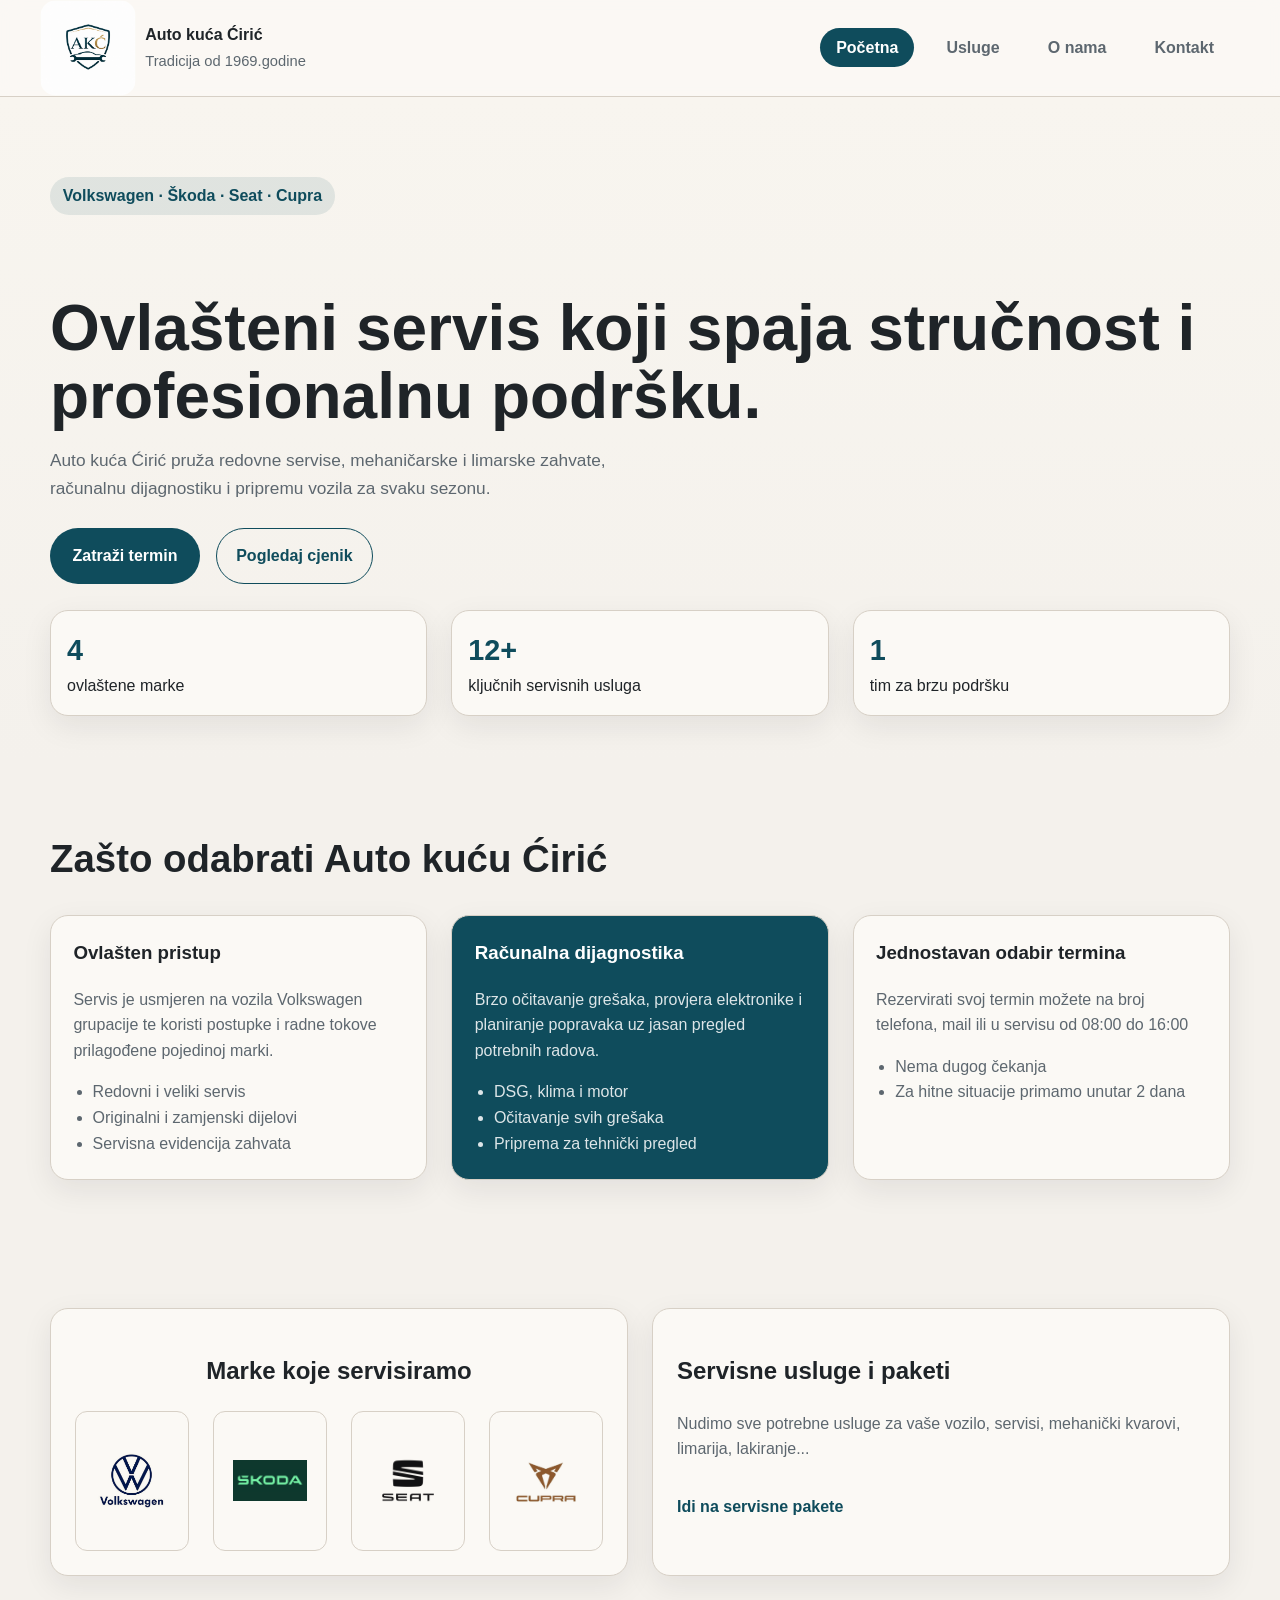
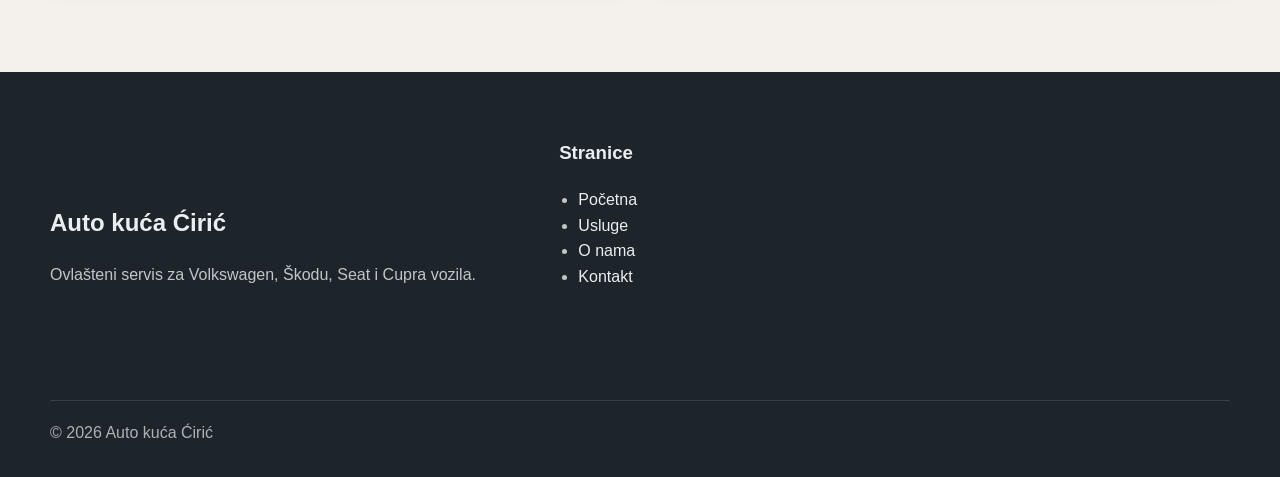
<file: index.html>
<!DOCTYPE html>
<html lang="hr">
<head>
  <meta charset="UTF-8">
  <meta name="viewport" content="width=device-width, initial-scale=1.0">
  <title>Auto kuća Ćirić | Ovlašteni servis</title>
  <link rel="stylesheet" href="css/style.css">
  <style>
    .site-logo {
      width: 76px;
      height: 76px;
      object-fit: contain;
      display: block;
      border-radius: 12px;
      flex: 0 0 76px;
      transform: scale(1.25);
      transform-origin: center;
    }

    .topbar {
      min-height: 96px;
    }

    .logo-wrap {
      gap: 1.2rem;
    }
  </style>
  <style>
    .brand-panel {
      text-align: center;
    }

    .brand-panel .brand-grid {
      justify-items: center;
      align-items: center;
    }

    .brand-badge {
      width: 100%;
      min-height: 140px;
      display: grid;
      place-items: center;
      padding: 1.2rem;
    }

    .brand-logo {
      width: 100%;
      max-width: 150px;
      height: 85px;
      object-fit: contain;
      margin: 0 auto;
      mix-blend-mode: multiply;
    }

    .brand-logo--wide {
      max-width: 170px;
    }

    .hero .hero-grid {
      grid-template-columns: 1fr;
      align-items: center;
      justify-content: center;
      column-gap: clamp(2rem, 6vw, 4rem);
    }

    .hero-copy {
      justify-self: center;
      width: 100%;
    }

    @media (max-width: 900px) {
      .hero .hero-grid {
        grid-template-columns: 1fr;
        text-align: center;
      }

      .hero-actions,
      .stats {
        justify-content: center;
      }
    }
  </style>
</head>
<body>
  <a class="skip-link" href="#glavni-sadrzaj">Preskoči na sadržaj</a>
  <header class="site-header">
    <div class="container topbar">
      <div class="logo-wrap">
        <img class="site-logo" src="pictures/Logo.png" alt="Logo Auto kuća Ćirić" width="76" height="76">
        <div class="brand">
          <strong>Auto kuća Ćirić</strong>
          <span>Tradicija od 1969.godine</span>
        </div>
      </div>
      <button class="nav-toggle" aria-expanded="false" aria-label="Otvori izbornik">Izbornik</button>
      <nav class="main-nav" aria-label="Glavna navigacija">
        <ul>
          <li><a class="active" href="index.html">Početna</a></li>
          <li><a href="usluge.html">Usluge</a></li>
          <li><a href="onama.html">O nama</a></li>
          <li><a href="kontakt.html">Kontakt</a></li>
        </ul>
      </nav>
    </div>
  </header>

  <main id="glavni-sadrzaj">
    <section class="hero">
      <div class="container hero-grid">
        <article class="hero-copy">
          <span class="eyebrow">Volkswagen · Škoda · Seat · Cupra</span>
          <h1>Ovlašteni servis koji spaja stručnost i profesionalnu podršku.</h1>
          <p class="lead">Auto kuća Ćirić pruža redovne servise, mehaničarske i limarske zahvate, računalnu dijagnostiku i pripremu vozila za svaku sezonu. </p>
          <div class="hero-actions">
            <a class="btn btn-primary" href="kontakt.html">Zatraži termin</a>
            <a class="btn btn-secondary" href="usluge.html#cjenik">Pogledaj cjenik</a>
          </div>
          <div class="stats">
            <section class="card">
              <strong>4</strong>
              <span>ovlaštene marke</span>
            </section>
            <section class="card">
              <strong>12+</strong>
              <span>ključnih servisnih usluga</span>
            </section>
            <section class="card">
              <strong>1</strong>
              <span>tim za brzu podršku</span>
            </section>
          </div>
        </article>
      </div>
    </section>

    <section>
      <div class="container">
        <div class="section-head">
          <h2>Zašto odabrati Auto kuću Ćirić</h2>
        </div>
        <div class="cards">
          <article class="card">
            <h3>Ovlašten pristup</h3>
            <p>Servis je usmjeren na vozila Volkswagen grupacije te koristi postupke i radne tokove prilagođene pojedinoj marki.</p>
            <ul>
              <li>Redovni i veliki servis</li>
              <li>Originalni i zamjenski dijelovi</li>
              <li>Servisna evidencija zahvata</li>
            </ul>
          </article>
          <article class="card highlight">
            <h3>Računalna dijagnostika</h3>
            <p>Brzo očitavanje grešaka, provjera elektronike i planiranje popravaka uz jasan pregled potrebnih radova.</p>
            <ul>
              <li>DSG, klima i motor</li>
              <li>Očitavanje svih grešaka</li>
              <li>Priprema za tehnički pregled</li>
            </ul>
          </article>
          <article class="card">
            <h3>Jednostavan odabir termina</h3>
            <p>Rezervirati svoj termin možete na broj telefona, mail ili u servisu od 08:00 do 16:00</p>
            <ul>
              <li>Nema dugog čekanja</li>
              <li>Za hitne situacije primamo unutar 2 dana</li>
            </ul>
          </article>
        </div>
      </div>
    </section>

    <section>
      <div class="container two-col">
        <article class="info-box brand-panel">
          <h2>Marke koje servisiramo</h2>
          <div class="brand-grid">
            <div class="brand-badge">
              <img class="brand-logo" src="pictures/Volkswagen.jpg" alt="Volkswagen logo" loading="lazy">
            </div>
            <div class="brand-badge">
              <img class="brand-logo brand-logo--wide" src="pictures/Skoda.png" alt="Škoda logo" loading="lazy">
            </div>
            <div class="brand-badge">
              <img class="brand-logo brand-logo--wide" src="pictures/Seat.jpg" alt="Seat logo" loading="lazy">
            </div>
            <div class="brand-badge">
              <img class="brand-logo" src="pictures/Cupra.jpg" alt="Cupra logo" loading="lazy">
            </div>
          </div>
        </article>
        <aside class="info-box">
          <h2>Servisne usluge i paketi</h2>
          <p>Nudimo sve potrebne usluge za vaše vozilo, servisi, mehanički kvarovi, limarija, lakiranje...</p>
          <a class="small-anchor" href="usluge.html#servisni-paketi">Idi na servisne pakete</a>
        </aside>
      </div>
    </section>
  </main>

  <footer class="site-footer">
    <div class="container footer-grid footer-grid--clean">
      <section>
        <h2>Auto kuća Ćirić</h2>
        <p>Ovlašteni servis za Volkswagen, Škodu, Seat i Cupra vozila.</p>
      </section>
      <nav aria-label="Podnožje navigacija">
        <h3>Stranice</h3>
        <ul>
          <li><a href="index.html">Početna</a></li>
          <li><a href="usluge.html">Usluge</a></li>
          <li><a href="onama.html">O nama</a></li>
          <li><a href="kontakt.html">Kontakt</a></li>
        </ul>
      </nav>
    </div>
    <div class="container copyright">© 2026 Auto kuća Ćirić</div>
  </footer>
  <script src="js/script.js"></script>
</body>
</html>
</file>
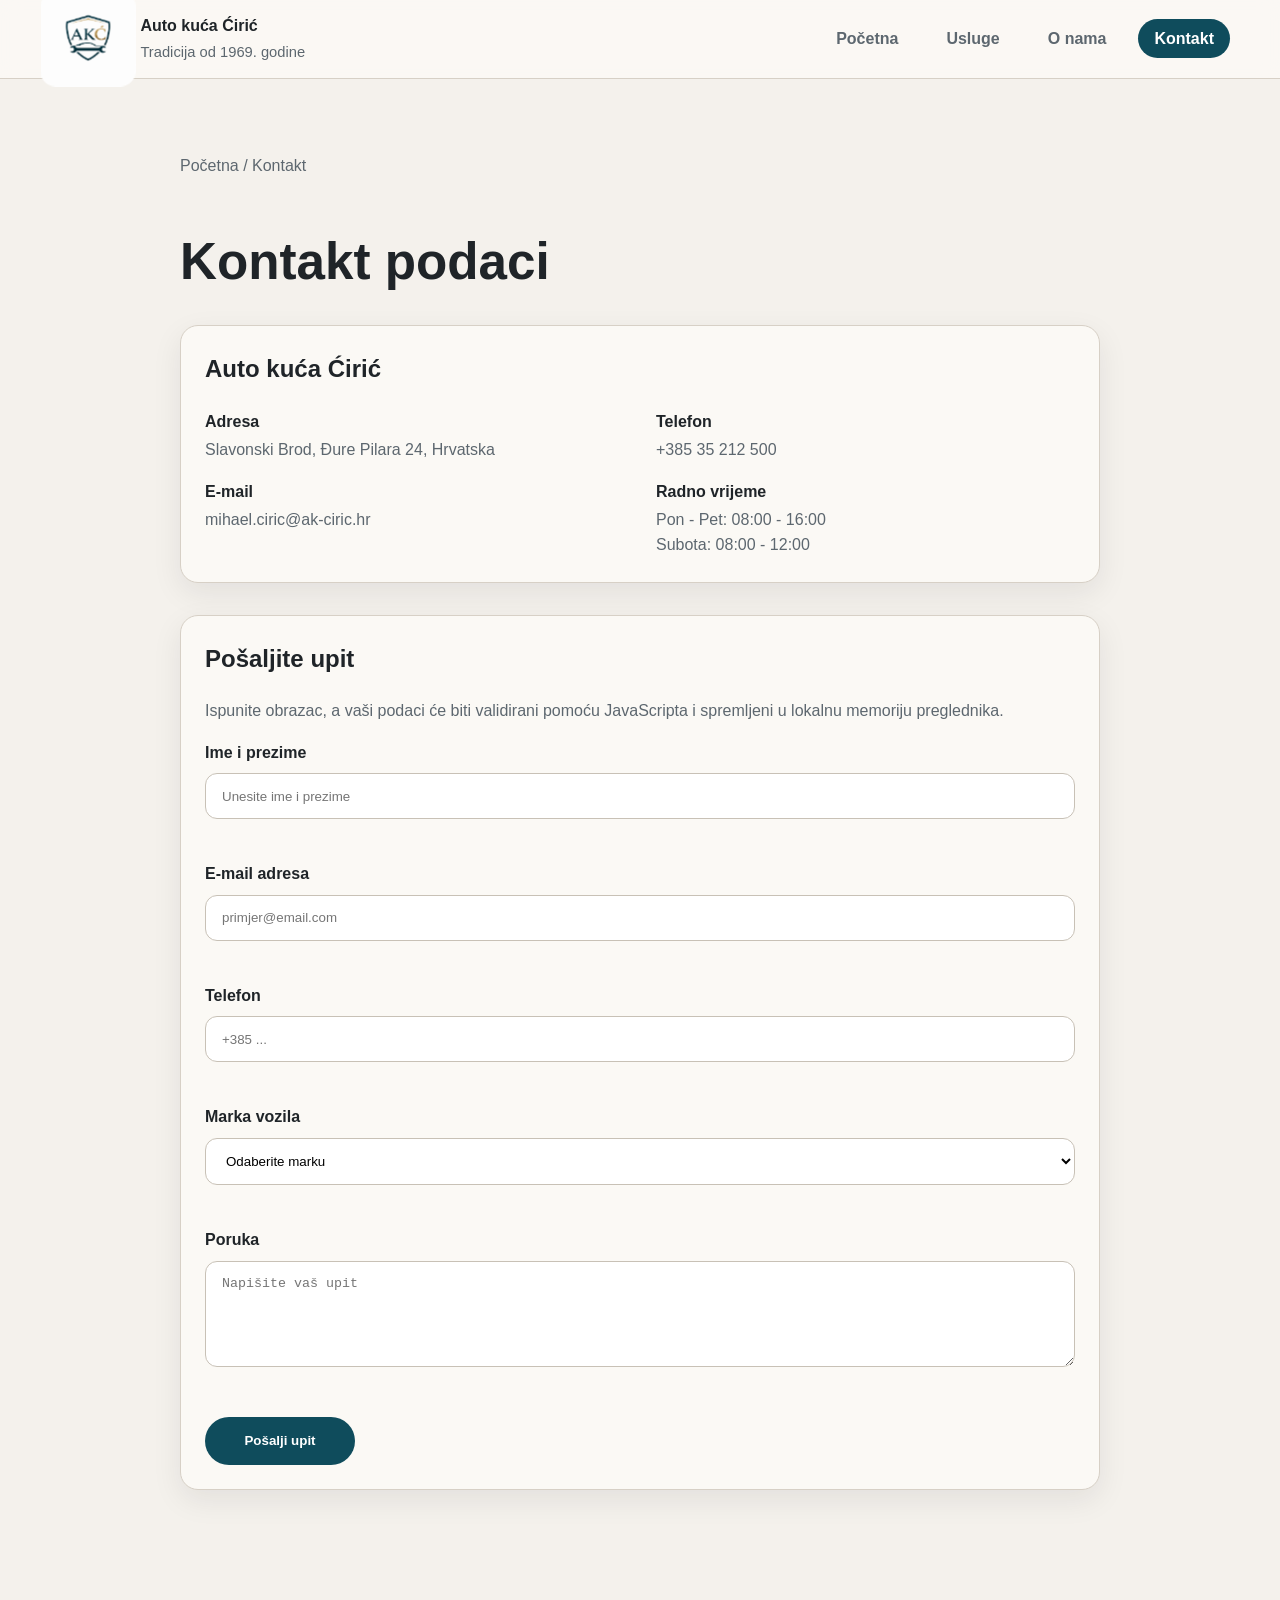
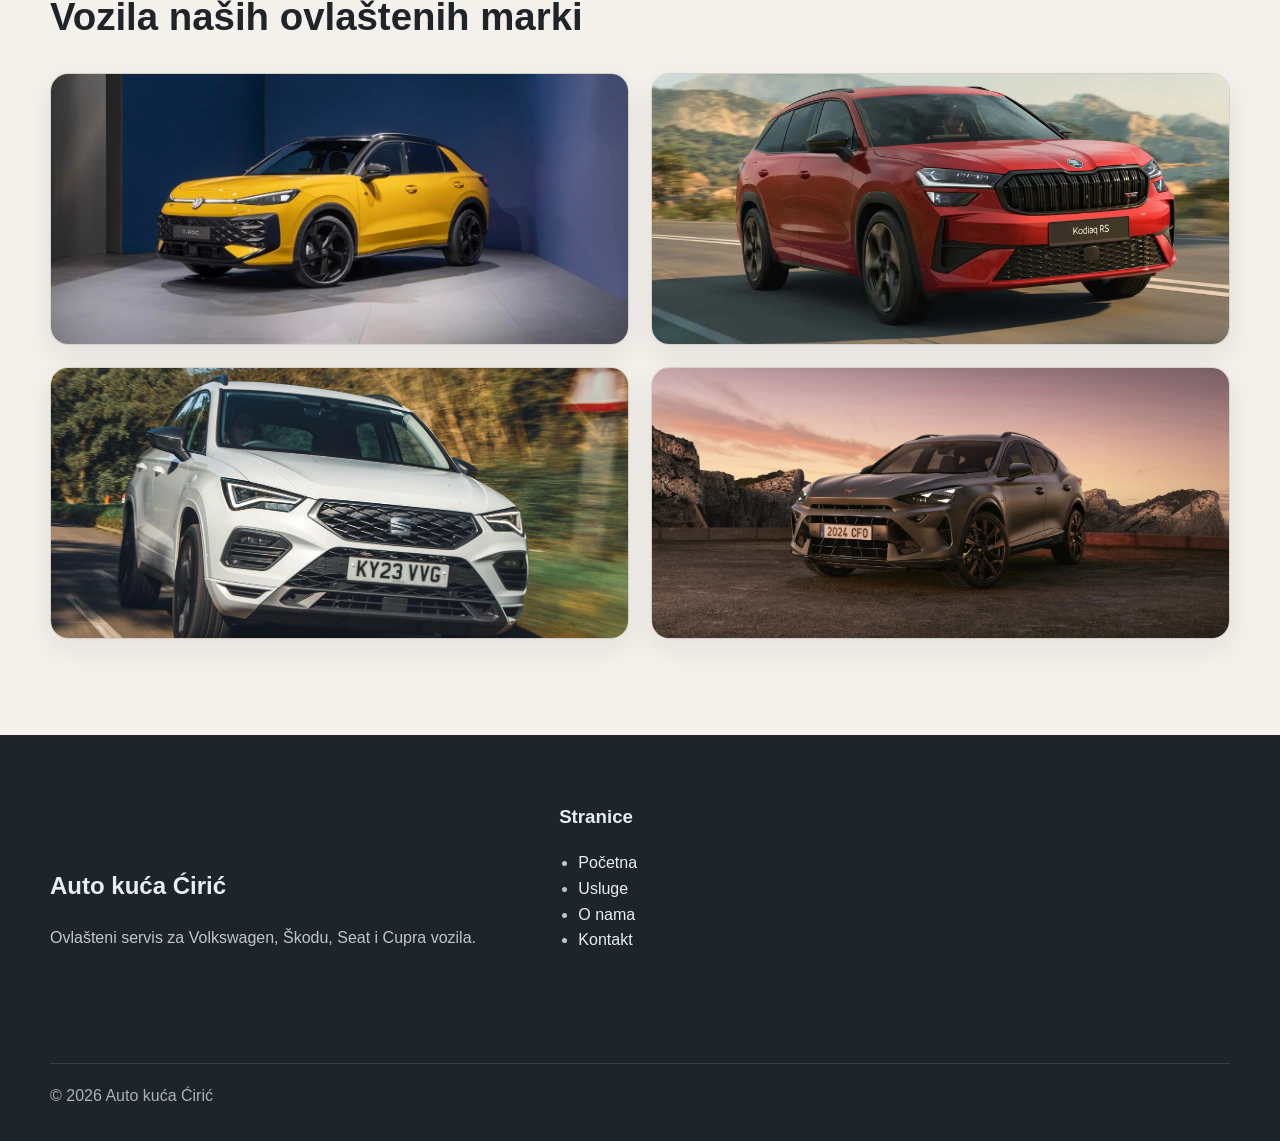
<file: kontakt.html>
<!DOCTYPE html>
<html lang="hr">
<head>
  <meta charset="UTF-8">
  <meta name="viewport" content="width=device-width, initial-scale=1.0">
  <title>Kontakt | Auto kuća Ćirić</title>
  <link rel="stylesheet" href="css/style.css">
  <style>
    .site-logo {
      width: 76px;
      height: 76px;
      object-fit: contain;
      display: block;
      border-radius: 12px;
      flex: 0 0 76px;
      transform: scale(1.25);
      transform-origin: center;
    }

    .topbar {
      min-height: 96px;
    }

    .logo-wrap {
      gap: 1.2rem;
    }

    .contact-start {
      max-width: 920px;
      margin: 0 auto;
    }

    .contact-main-card {
      margin-top: 1.4rem;
      display: grid;
      grid-template-columns: repeat(2, minmax(0, 1fr));
      gap: 1rem 2rem;
      padding: 1.6rem;
    }

    .contact-main-card h2 {
      grid-column: 1 / -1;
      margin: 0 0 0.3rem;
    }

    .contact-main-card p {
      margin: 0;
      color: var(--muted);
    }

    .contact-main-card strong {
      color: var(--text);
      display: block;
      margin-bottom: 0.15rem;
    }

    .contact-form-wrap {
      margin-top: 2rem;
      max-width: 920px;
      margin-left: auto;
      margin-right: auto;
    }

    .form-panel h2 {
      margin-top: 0;
    }

    .form-panel .btn {
      margin-top: 0.5rem;
    }

    .vehicle-gallery {
      display: grid;
      grid-template-columns: repeat(2, minmax(0, 1fr));
      gap: 1.4rem;
    }

    .vehicle-card {
      overflow: hidden;
      background: var(--surface);
      border: 1px solid var(--line);
      border-radius: var(--radius);
      box-shadow: var(--shadow);
      margin: 0;
    }

    .vehicle-card img {
      width: 100%;
      height: 270px;
      object-fit: cover;
    }

    @media (max-width: 900px) {
      .contact-main-card,
      .vehicle-gallery {
        grid-template-columns: 1fr;
      }

      .contact-main-card {
        text-align: left;
      }

      .vehicle-card img {
        height: 220px;
      }
    }
  </style>
</head>
<link rel="stylesheet" href="css/style.css">
<body>
  <a class="skip-link" href="#glavni-sadrzaj">Preskoči na sadržaj</a>

  <header class="site-header">
    <div class="container topbar">
      <div class="logo-wrap">
        <img class="site-logo" src="pictures/Logo.png" alt="Logo Auto kuća Ćirić" width="76" height="76">
        <div class="brand">
          <strong>Auto kuća Ćirić</strong>
          <span>Tradicija od 1969. godine</span>
        </div>
      </div>

      <button class="nav-toggle" aria-expanded="false" aria-label="Otvori izbornik">Izbornik</button>

      <nav class="main-nav" aria-label="Glavna navigacija">
        <ul>
          <li><a href="index.html">Početna</a></li>
          <li><a href="usluge.html">Usluge</a></li>
          <li><a href="onama.html">O nama</a></li>
          <li><a class="active" href="kontakt.html">Kontakt</a></li>
        </ul>
      </nav>
    </div>
  </header>

  <main id="glavni-sadrzaj">
    <section class="page-hero">
      <div class="container contact-start">
        <p class="breadcrumbs">Početna / Kontakt</p>
        <h1>Kontakt podaci</h1>

        <div class="contact-main-card info-box">
          <h2>Auto kuća Ćirić</h2>

          <p>
            <strong>Adresa</strong>
            Slavonski Brod, Đure Pilara 24, Hrvatska
          </p>

          <p>
            <strong>Telefon</strong>
            +385 35 212 500
          </p>

          <p>
            <strong>E-mail</strong>
            mihael.ciric@ak-ciric.hr
          </p>

          <p>
            <strong>Radno vrijeme</strong>
            Pon - Pet: 08:00 - 16:00<br>
            Subota: 08:00 - 12:00
          </p>
        </div>

        <div class="contact-form-wrap">
          <div class="form-panel">
            <h2>Pošaljite upit</h2>
            <p>Ispunite obrazac, a vaši podaci će biti validirani pomoću JavaScripta i spremljeni u lokalnu memoriju preglednika.</p>

            <form id="kontakt-form" novalidate>
              <div class="form-row">
                <label for="ime">Ime i prezime</label>
                <input type="text" id="ime" name="ime" placeholder="Unesite ime i prezime">
                <span class="error-message" id="ime-error"></span>
              </div>

              <div class="form-row">
                <label for="email">E-mail adresa</label>
                <input type="email" id="email" name="email" placeholder="primjer@email.com">
                <span class="error-message" id="email-error"></span>
              </div>

              <div class="form-row">
                <label for="telefon">Telefon</label>
                <input type="text" id="telefon" name="telefon" placeholder="+385 ...">
                <span class="error-message" id="telefon-error"></span>
              </div>

              <div class="form-row">
                <label for="marka">Marka vozila</label>
                <select id="marka" name="marka">
                  <option value="">Odaberite marku</option>
                  <option value="Volkswagen">Volkswagen</option>
                  <option value="Škoda">Škoda</option>
                  <option value="SEAT">SEAT</option>
                  <option value="Cupra">Cupra</option>
                </select>
                <span class="error-message" id="marka-error"></span>
              </div>

              <div class="form-row">
                <label for="poruka">Poruka</label>
                <textarea id="poruka" name="poruka" rows="5" placeholder="Napišite vaš upit"></textarea>
                <span class="error-message" id="poruka-error"></span>
              </div>

              <button type="submit" class="btn btn-primary">Pošalji upit</button>
              <div id="form-feedback" class="form-feedback" aria-live="polite"></div>
            </form>
          </div>
        </div>
      </div>
    </section>

    <section>
      <div class="container">
        <div class="section-head">
          <h2>Vozila naših ovlaštenih marki</h2>
        </div>

        <div class="vehicle-gallery">
          <figure class="vehicle-card">
            <img src="pictures/VW-T-ROC.jpeg" alt="Volkswagen T-Roc" loading="lazy">
          </figure>

          <figure class="vehicle-card">
            <img src="pictures/2025-skoda-kodiaq-rs.webp" alt="Škoda Kodiaq RS" loading="lazy">
          </figure>

          <figure class="vehicle-card">
            <img src="pictures/seat-ateca.jpg" alt="Seat Ateca" loading="lazy">
          </figure>

          <figure class="vehicle-card">
            <img src="pictures/2025-cupra-formentor.webp" alt="Cupra Formentor" loading="lazy">
          </figure>
        </div>
      </div>
    </section>
  </main>

  <footer class="site-footer">
    <div class="container footer-grid footer-grid--clean">
      <section>
        <h2>Auto kuća Ćirić</h2>
        <p>Ovlašteni servis za Volkswagen, Škodu, Seat i Cupra vozila.</p>
      </section>

      <nav aria-label="Podnožje navigacija">
        <h3>Stranice</h3>
        <ul>
          <li><a href="index.html">Početna</a></li>
          <li><a href="usluge.html">Usluge</a></li>
          <li><a href="onama.html">O nama</a></li>
          <li><a href="kontakt.html">Kontakt</a></li>
        </ul>
      </nav>
    </div>

    <div class="container copyright">© 2026 Auto kuća Ćirić</div>
  </footer>
  <script src="js/script.js"></script> 
</body>
</html>
</file>
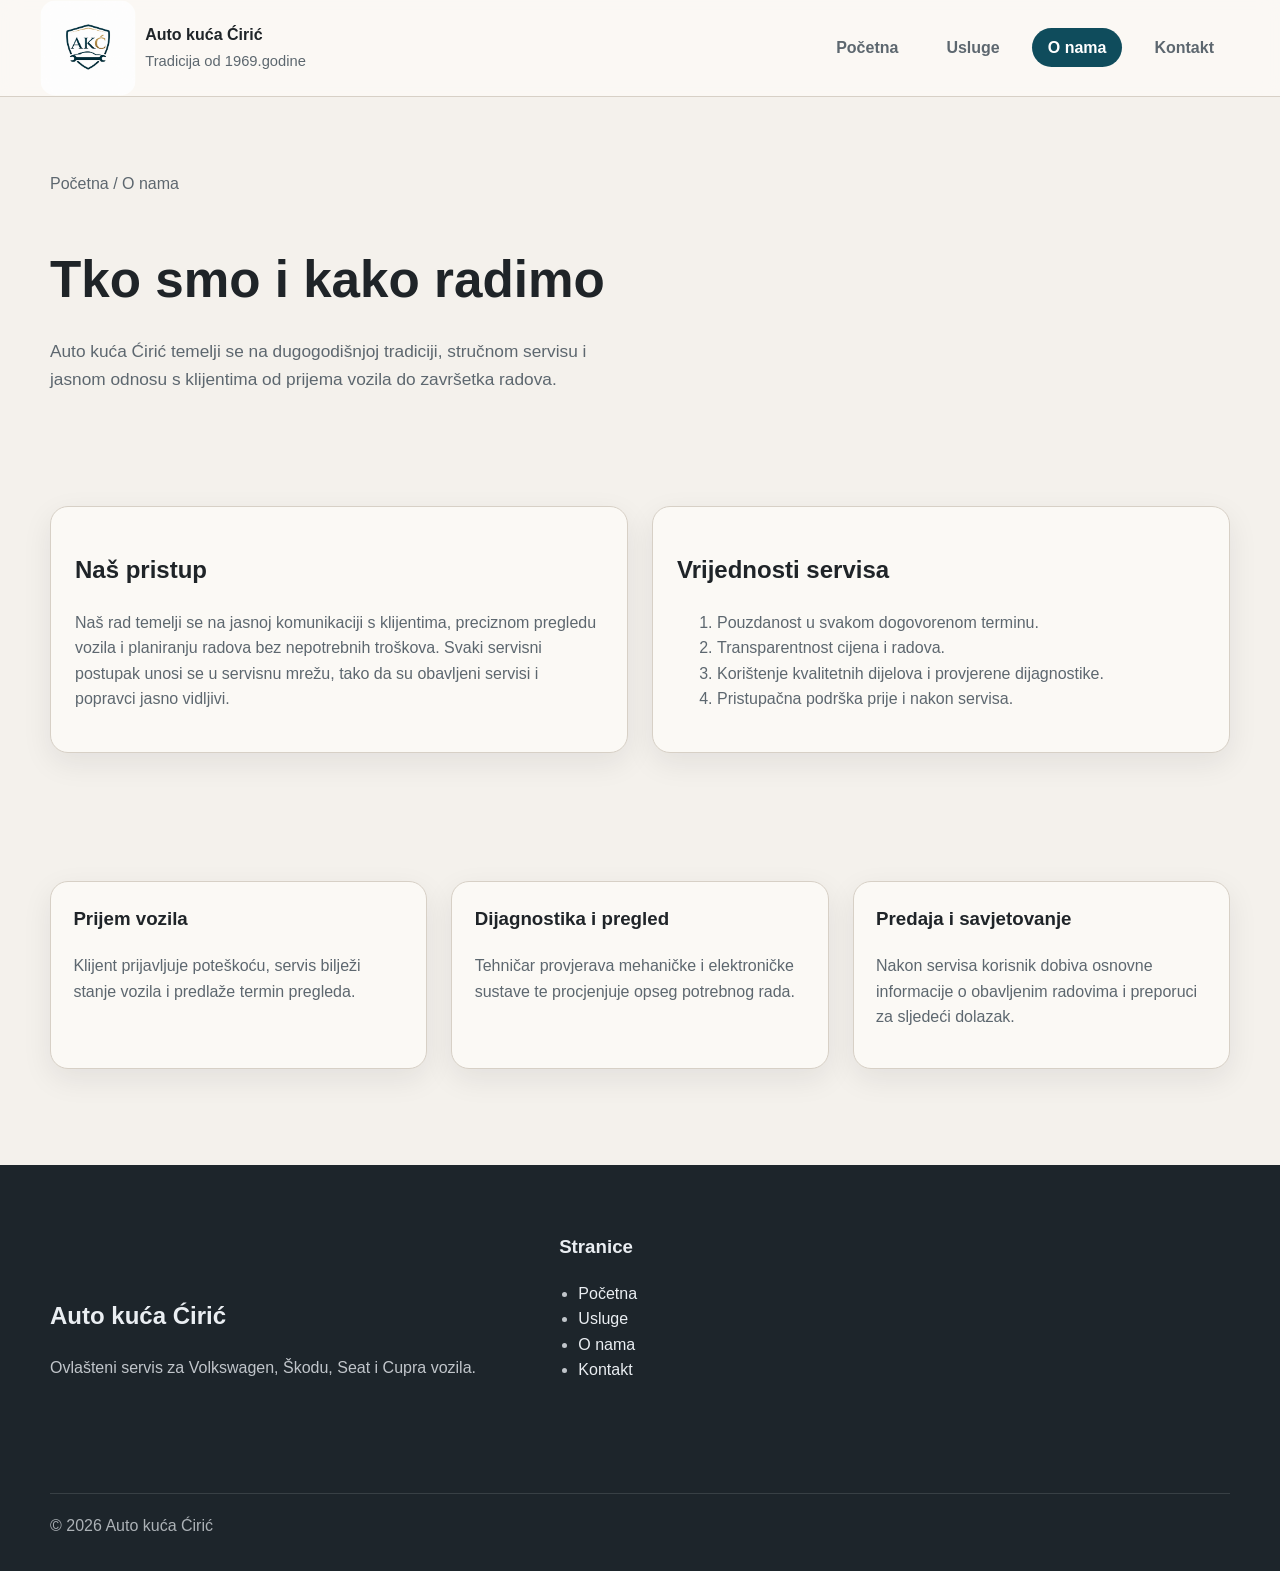
<file: onama.html>
<!DOCTYPE html>
<html lang="hr">
<head>
  <meta charset="UTF-8">
  <meta name="viewport" content="width=device-width, initial-scale=1.0">
  <title>O nama | Auto kuća Ćirić</title>
  <link rel="stylesheet" href="css/style.css">
  <style>
    .site-logo {
      width: 76px;
      height: 76px;
      object-fit: contain;
      display: block;
      border-radius: 12px;
      flex: 0 0 76px;
      transform: scale(1.25);
      transform-origin: center;
    }

    .topbar {
      min-height: 96px;
    }

    .logo-wrap {
      gap: 1.2rem;
    }
  </style>
  
  
</head>
<body>
  <a class="skip-link" href="#glavni-sadrzaj">Preskoči na sadržaj</a>
  <header class="site-header">
    <div class="container topbar">
      <div class="logo-wrap">
        <img class="site-logo" src="pictures/Logo.png" alt="Logo Auto kuća Ćirić" width="76" height="76">
        <div class="brand">
          <strong>Auto kuća Ćirić</strong>
          <span>Tradicija od 1969.godine</span>
        </div>
      </div>
      <button class="nav-toggle" aria-expanded="false" aria-label="Otvori izbornik">Izbornik</button>
      <nav class="main-nav" aria-label="Glavna navigacija">
        <ul>
          <li><a href="index.html">Početna</a></li>
          <li><a href="usluge.html">Usluge</a></li>
          <li><a class="active" href="onama.html">O nama</a></li>
          <li><a href="kontakt.html">Kontakt</a></li>
        </ul>
      </nav>
    </div>
  </header>

  <main id="glavni-sadrzaj">
    <section class="page-hero">
      <div class="container">
        <p class="breadcrumbs">Početna / O nama</p>
        <h1>Tko smo i kako radimo</h1>
        <p class="lead">Auto kuća Ćirić temelji se na dugogodišnjoj tradiciji, stručnom servisu i jasnom odnosu s klijentima od prijema vozila do završetka radova.</p>
      </div>
    </section>

    <section>
      <div class="container about-layout">
        <article class="info-box">
          <h2>Naš pristup</h2>
          <p>Naš rad temelji se na jasnoj komunikaciji s klijentima, preciznom pregledu vozila i planiranju radova bez nepotrebnih troškova. Svaki servisni postupak unosi se u servisnu mrežu, tako da su obavljeni servisi i popravci jasno vidljivi.</p>
        </article>
        <aside class="info-box">
          <h2>Vrijednosti servisa</h2>
          <ol>
            <li>Pouzdanost u svakom dogovorenom terminu.</li>
            <li>Transparentnost cijena i radova.</li>
            <li>Korištenje kvalitetnih dijelova i provjerene dijagnostike.</li>
            <li>Pristupačna podrška prije i nakon servisa.</li>
          </ol>
        </aside>
      </div>
    </section>

    <section>
      <div class="container cards">
        <article class="card">
          <h3>Prijem vozila</h3>
          <p>Klijent prijavljuje poteškoću, servis bilježi stanje vozila i predlaže termin pregleda.</p>
        </article>
        <article class="card">
          <h3>Dijagnostika i pregled</h3>
          <p>Tehničar provjerava mehaničke i elektroničke sustave te procjenjuje opseg potrebnog rada.</p>
        </article>
        <article class="card">
          <h3>Predaja i savjetovanje</h3>
          <p>Nakon servisa korisnik dobiva osnovne informacije o obavljenim radovima i preporuci za sljedeći dolazak.</p>
        </article>
      </div>
    </section>
  </main>

  <footer class="site-footer">
    <div class="container footer-grid footer-grid--clean">
      <section>
        <h2>Auto kuća Ćirić</h2>
        <p>Ovlašteni servis za Volkswagen, Škodu, Seat i Cupra vozila.</p>
      </section>
      <nav aria-label="Podnožje navigacija">
        <h3>Stranice</h3>
        <ul>
          <li><a href="index.html">Početna</a></li>
          <li><a href="usluge.html">Usluge</a></li>
          <li><a href="onama.html">O nama</a></li>
          <li><a href="kontakt.html">Kontakt</a></li>
        </ul>
      </nav>
    </div>
    <div class="container copyright">© 2026 Auto kuća Ćirić</div>
  </footer>
  <script src="js/script.js"></script>
</body>
</html>
</file>
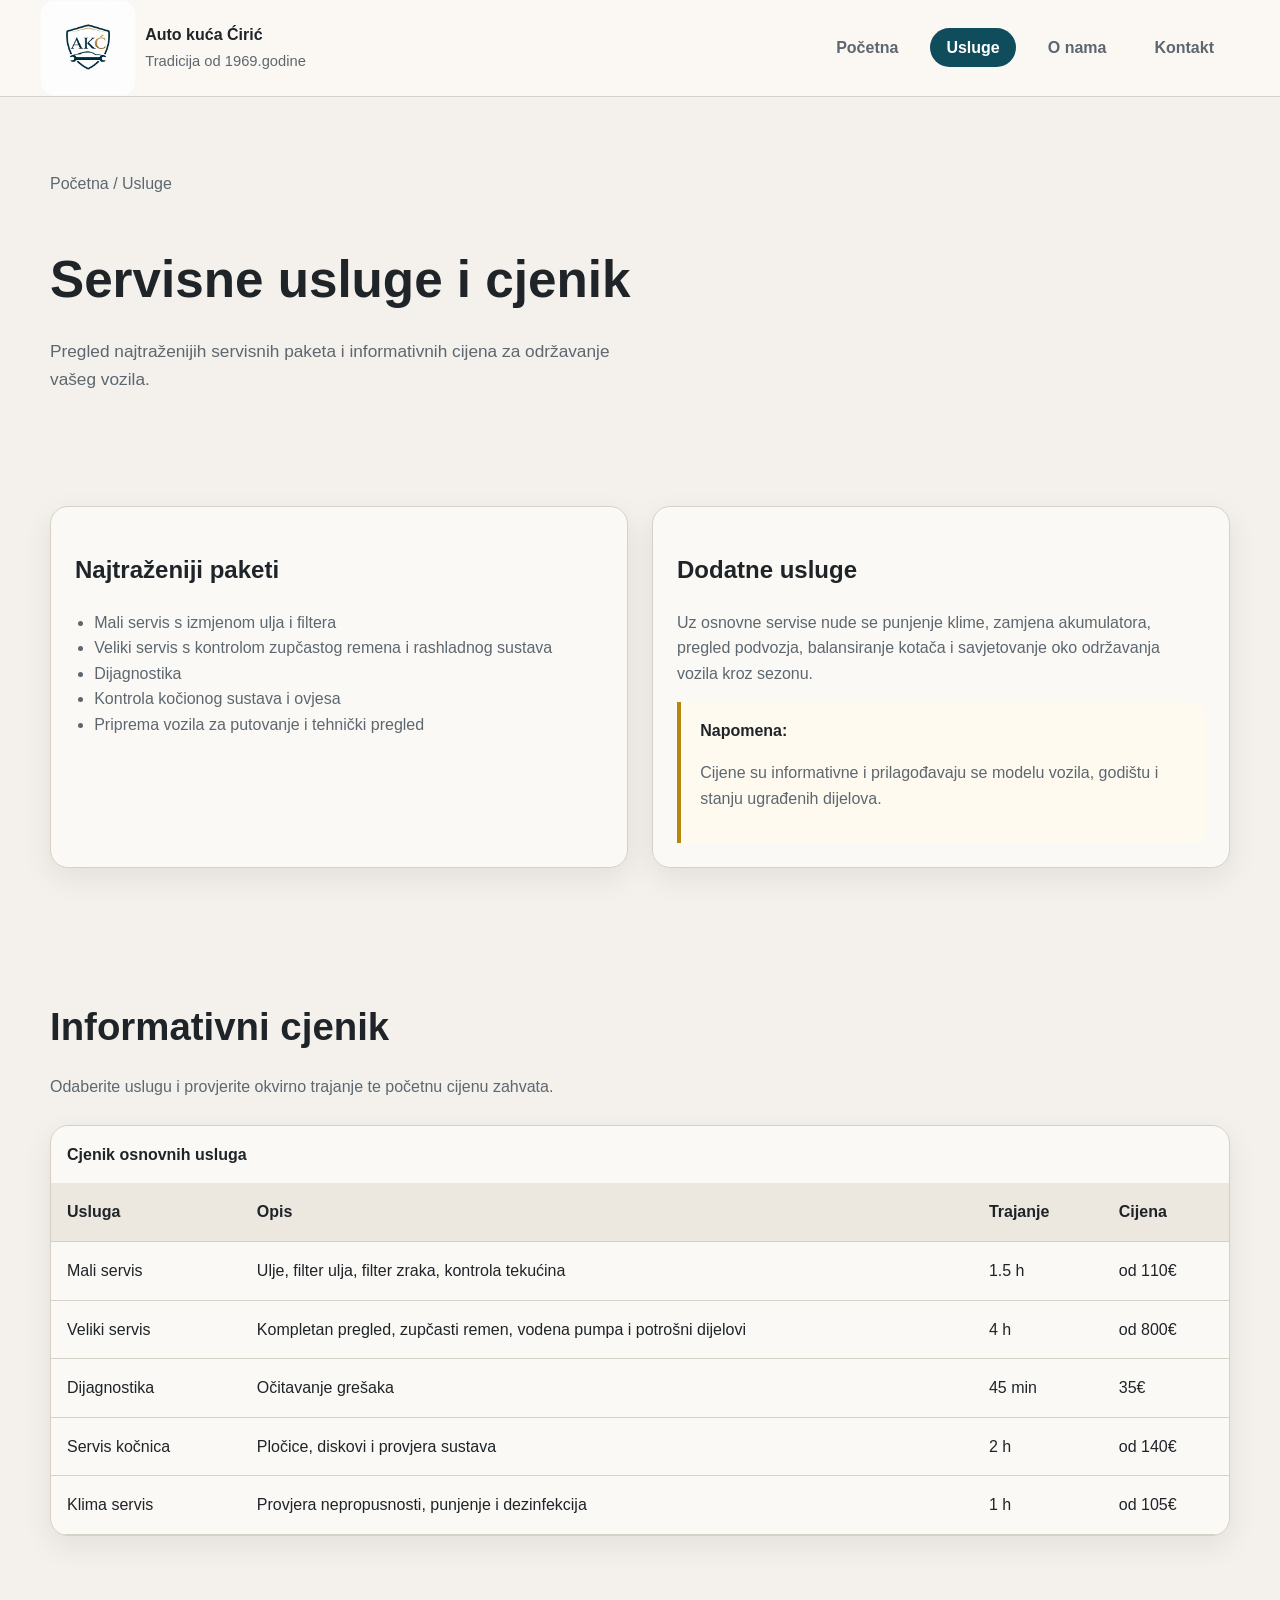
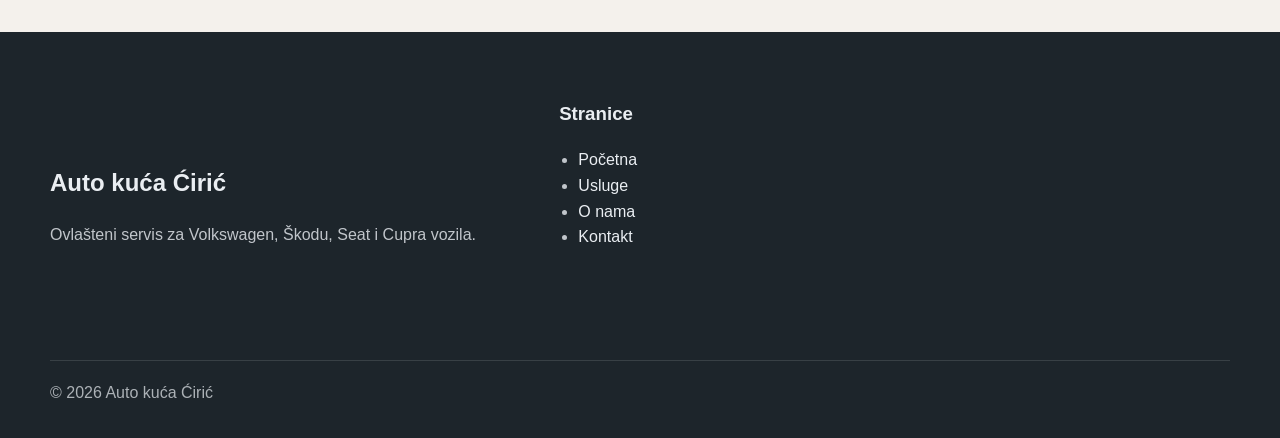
<file: usluge.html>
<!DOCTYPE html>
<html lang="hr">
<head>
  <meta charset="UTF-8">
  <meta name="viewport" content="width=device-width, initial-scale=1.0">
  <title>Usluge | Auto kuća Ćirić</title>
  <link rel="stylesheet" href="css/style.css">
  <style>
    .site-logo {
      width: 76px;
      height: 76px;
      object-fit: contain;
      display: block;
      border-radius: 12px;
      flex: 0 0 76px;
      transform: scale(1.25);
      transform-origin: center;
    }

    .topbar {
      min-height: 96px;
    }

    .logo-wrap {
      gap: 1.2rem;
    }
  </style>
  
  
</head>
<body>
  <a class="skip-link" href="#glavni-sadrzaj">Preskoči na sadržaj</a>
  <header class="site-header">
    <div class="container topbar">
      <div class="logo-wrap">
        <img class="site-logo" src="pictures/Logo.png" alt="Logo Auto kuća Ćirić" width="76" height="76">
        <div class="brand">
          <strong>Auto kuća Ćirić</strong>
          <span>Tradicija od 1969.godine</span>
        </div>
      </div>
      <button class="nav-toggle" aria-expanded="false" aria-label="Otvori izbornik">Izbornik</button>
      <nav class="main-nav" aria-label="Glavna navigacija">
        <ul>
          <li><a href="index.html">Početna</a></li>
          <li><a class="active" href="usluge.html">Usluge</a></li>
          <li><a href="onama.html">O nama</a></li>
          <li><a href="kontakt.html">Kontakt</a></li>
        </ul>
      </nav>
    </div>
  </header>

  <main id="glavni-sadrzaj">
    <section class="page-hero">
      <div class="container">
        <p class="breadcrumbs">Početna / Usluge</p>
        <h1>Servisne usluge i cjenik</h1>
        <p class="lead">Pregled najtraženijih servisnih paketa i informativnih cijena za održavanje vašeg vozila.</p>
      </div>
    </section>

    <section id="servisni-paketi">
      <div class="container service-layout">
        <article class="info-box">
          <h2>Najtraženiji paketi</h2>
          <ul>
            <li>Mali servis s izmjenom ulja i filtera</li>
            <li>Veliki servis s kontrolom zupčastog remena i rashladnog sustava</li>
            <li>Dijagnostika</li>
            <li>Kontrola kočionog sustava i ovjesa</li>
            <li>Priprema vozila za putovanje i tehnički pregled</li>
          </ul>
        </article>
        <aside class="info-box">
          <h2>Dodatne usluge</h2>
          <p>Uz osnovne servise nude se punjenje klime, zamjena akumulatora, pregled podvozja, balansiranje kotača i savjetovanje oko održavanja vozila kroz sezonu.</p>
          <div class="notice">
            <strong>Napomena:</strong>
            <p>Cijene su informativne i prilagođavaju se modelu vozila, godištu i stanju ugrađenih dijelova.</p>
          </div>
        </aside>
      </div>
    </section>

    <section id="cjenik">
      <div class="container">
        <div class="section-head">
          <h2>Informativni cjenik</h2>
          <p>Odaberite uslugu i provjerite okvirno trajanje te početnu cijenu zahvata.</p>
        </div>
        <div class="table-wrap">
          <table>
            <caption>Cjenik osnovnih usluga</caption>
            <thead>
              <tr>
                <th>Usluga</th>
                <th>Opis</th>
                <th>Trajanje</th>
                <th>Cijena</th>
              </tr>
            </thead>
            <tbody>
              <tr>
                <td>Mali servis</td>
                <td>Ulje, filter ulja, filter zraka, kontrola tekućina</td>
                <td>1.5 h</td>
                <td>od 110€</td>
              </tr>
              <tr>
                <td>Veliki servis</td>
                <td>Kompletan pregled, zupčasti remen, vodena pumpa i potrošni dijelovi</td>
                <td>4 h</td>
                <td>od 800€</td>
              </tr>
              <tr>
                <td>Dijagnostika</td>
                <td>Očitavanje grešaka</td>
                <td>45 min</td>
                <td>35€</td>
              </tr>
              <tr>
                <td>Servis kočnica</td>
                <td>Pločice, diskovi i provjera sustava</td>
                <td>2 h</td>
                <td>od 140€</td>
              </tr>
              <tr>
                <td>Klima servis</td>
                <td>Provjera nepropusnosti, punjenje i dezinfekcija</td>
                <td>1 h</td>
                <td>od 105€</td>
              </tr>
            </tbody>
          </table>
        </div>
      </div>
    </section>
  </main>

  <footer class="site-footer">
    <div class="container footer-grid footer-grid--clean">
      <section>
        <h2>Auto kuća Ćirić</h2>
        <p>Ovlašteni servis za Volkswagen, Škodu, Seat i Cupra vozila.</p>
      </section>
      <nav aria-label="Podnožje navigacija">
        <h3>Stranice</h3>
        <ul>
          <li><a href="index.html">Početna</a></li>
          <li><a href="usluge.html">Usluge</a></li>
          <li><a href="onama.html">O nama</a></li>
          <li><a href="kontakt.html">Kontakt</a></li>
        </ul>
      </nav>
    </div>
    <div class="container copyright">© 2026 Auto kuća Ćirić</div>
  </footer>
  <script src="js/script.js"></script>
</body>
</html>
</file>
<file: css/style.css>
:root {
  --bg: #f4f1ec;
  --surface: #fbf9f5;
  --surface-2: #ece7df;
  --text: #1f2428;
  --muted: #5d676f;
  --line: #d7d0c6;
  --primary: #0f4c5c;
  --primary-dark: #0a3844;
  --accent: #b8860b;
  --success: #3b7a57;
  --error: #a33a2b;
  --white: #ffffff;
  --shadow: 0 10px 30px rgba(20, 30, 40, 0.08);
  --radius: 18px;
  --radius-sm: 12px;
  --max: 1180px;
}

* { box-sizing: border-box; }
html { scroll-behavior: smooth; }

body {
  margin: 0;
  font-family: Arial, Helvetica, sans-serif;
  color: var(--text);
  background: var(--bg);
  line-height: 1.6;
}

img { max-width: 100%; display: block; }
a { color: inherit; text-decoration: none; }
ul { padding-left: 1.2rem; }

.container {
  width: min(100% - 2rem, var(--max));
  margin: 0 auto;
}

.skip-link {
  position: absolute;
  left: -999px;
  top: 0;
  background: var(--primary);
  color: var(--white);
  padding: 0.75rem 1rem;
  z-index: 1000;
}

.skip-link:focus {
  left: 1rem;
  top: 1rem;
}

.site-header {
  position: sticky;
  top: 0;
  z-index: 50;
  background: rgba(251, 249, 245, 0.92);
  backdrop-filter: blur(10px);
  border-bottom: 1px solid var(--line);
}

.topbar {
  display: flex;
  align-items: center;
  justify-content: space-between;
  gap: 1rem;
  min-height: 78px;
}

.logo-wrap {
  display: flex;
  align-items: center;
  gap: 0.9rem;
}

.logo-mark {
  width: 48px;
  height: 48px;
  border-radius: 14px;
  background: linear-gradient(135deg, var(--primary), var(--accent));
  display: grid;
  place-items: center;
  color: var(--white);
  font-weight: 700;
  box-shadow: var(--shadow);
}

.brand strong {
  display: block;
  font-size: 1rem;
}

.brand span {
  color: var(--muted);
  font-size: 0.92rem;
}

.nav-toggle {
  display: none;
  border: 1px solid var(--line);
  background: var(--surface);
  padding: 0.7rem 1rem;
  border-radius: 999px;
}

.main-nav ul {
  display: flex;
  gap: 1rem;
  list-style: none;
  padding: 0;
  margin: 0;
}

.main-nav a {
  padding: 0.7rem 1rem;
  border-radius: 999px;
  color: var(--muted);
  font-weight: 700;
}

.main-nav a:hover,
.main-nav a.active {
  background: var(--primary);
  color: var(--white);
}

.hero {
  padding: 5rem 0 3rem;
  background: linear-gradient(180deg, #f8f5ef 0%, #f4f1ec 100%);
}

.hero-grid,
.two-col,
.cards,
.contact-grid,
.footer-grid,
.stats,
.service-layout,
.about-layout,
.brand-grid {
  display: grid;
  gap: 1.5rem;
}

.hero-grid {
  grid-template-columns: 1fr;
}

.two-col,
.about-layout,
.service-layout,
.contact-grid {
  grid-template-columns: repeat(2, minmax(0, 1fr));
}

.hero-copy h1 {
  font-size: clamp(2.3rem, 5vw, 4.7rem);
  line-height: 1.05;
  margin-bottom: 1rem;
}

.eyebrow {
  display: inline-block;
  margin-bottom: 1rem;
  padding: 0.4rem 0.8rem;
  border-radius: 999px;
  background: rgba(15, 76, 92, 0.1);
  color: var(--primary);
  font-weight: 700;
}

.lead {
  font-size: 1.08rem;
  color: var(--muted);
  max-width: 60ch;
}

.hero-actions {
  display: flex;
  flex-wrap: wrap;
  gap: 1rem;
  margin: 1.6rem 0;
}

.btn {
  display: inline-flex;
  align-items: center;
  justify-content: center;
  min-width: 150px;
  min-height: 48px;
  padding: 0.9rem 1.2rem;
  border-radius: 999px;
  font-weight: 700;
  border: 1px solid transparent;
}

.btn-primary {
  background: var(--primary);
  color: var(--white);
}

.btn-primary:hover {
  background: var(--primary-dark);
}

.btn-secondary {
  background: transparent;
  color: var(--primary);
  border-color: var(--primary);
}

.card,
.info-box,
.table-wrap,
.form-panel,
.contact-card,
.map-panel,
.gallery-figure,
.pricing-note {
  background: var(--surface);
  border: 1px solid var(--line);
  border-radius: var(--radius);
  box-shadow: var(--shadow);
}

.stats {
  grid-template-columns: repeat(3, minmax(0, 1fr));
  margin-top: 1.5rem;
}

.stats .card {
  padding: 1rem;
}

.stats strong {
  display: block;
  font-size: 1.8rem;
  color: var(--primary);
}

section {
  padding: 4rem 0;
}

.section-head {
  margin-bottom: 1.6rem;
}

.section-head h2 {
  font-size: clamp(1.7rem, 3vw, 2.6rem);
  margin: 0 0 0.5rem;
}

.section-head p {
  color: var(--muted);
  max-width: 65ch;
}

.cards {
  grid-template-columns: repeat(3, minmax(0, 1fr));
}

.card {
  padding: 1.4rem;
}

.card h3 {
  margin-top: 0;
}

.card p,
.card li,
.info-box p,
.info-box li,
.contact-card p,
.form-panel p {
  color: var(--muted);
}

.card ul {
  margin: 0.8rem 0 0;
}

.highlight {
  background: var(--primary);
  color: var(--white);
}

.highlight p,
.highlight li {
  color: rgba(255,255,255,0.86);
}

.info-box {
  padding: 1.5rem;
}

.notice {
  padding: 1rem 1.2rem;
  border-left: 4px solid var(--accent);
  background: #fffaf0;
  border-radius: 0 var(--radius-sm) var(--radius-sm) 0;
}

.table-wrap {
  overflow-x: auto;
}

table {
  width: 100%;
  border-collapse: collapse;
}

caption {
  text-align: left;
  font-weight: 700;
  padding: 1rem;
}

th, td {
  padding: 1rem;
  border-bottom: 1px solid var(--line);
  text-align: left;
}

th {
  background: var(--surface-2);
}

tr:hover td {
  background: #f7f4ef;
}

.brand-grid {
  grid-template-columns: repeat(4, minmax(0, 1fr));
}

.brand-badge {
  padding: 1.2rem;
  border-radius: var(--radius-sm);
  text-align: center;
  background: var(--surface);
  border: 1px solid var(--line);
  font-weight: 700;
}

.brand-badge span {
  display: block;
  color: var(--muted);
  font-size: 0.95rem;
  font-weight: 400;
}

.gallery-figure {
  overflow: hidden;
}

.gallery-figure img {
  width: 100%;
  height: 100%;
  object-fit: cover;
}

.gallery-figure figcaption {
  padding: 1rem;
  color: var(--muted);
}

.map-panel iframe {
  width: 100%;
  min-height: 320px;
  border: 0;
  border-radius: var(--radius);
}

.form-panel {
  padding: 1.5rem;
}

.form-row {
  display: grid;
  gap: 0.5rem;
  margin-bottom: 1rem;
}

label {
  font-weight: 700;
}

input, select, textarea {
  width: 100%;
  padding: 0.9rem 1rem;
  border-radius: 12px;
  border: 1px solid #c8c1b6;
  background: var(--white);
}

input:focus, select:focus, textarea:focus {
  outline: 2px solid rgba(15, 76, 92, 0.2);
  border-color: var(--primary);
}

.error-message {
  min-height: 18px;
  color: var(--error);
  font-size: 0.9rem;
}

.form-feedback {
  margin-top: 1rem;
  padding: 1rem;
  border-radius: 14px;
  display: none;
}

.form-feedback.success {
  display: block;
  background: #e8f5ec;
  color: var(--success);
}

.form-feedback.error {
  display: block;
  background: #fdeceb;
  color: var(--error);
}

.subtle {
  color: var(--muted);
  font-size: 0.95rem;
}

.site-footer {
  background: #1d252b;
  color: #eaeef2;
  padding: 3rem 0 2rem;
  margin-top: 2rem;
}

.footer-grid {
  grid-template-columns: 1.5fr 1fr 1fr;
  align-items: start;
}

.site-footer a {
  color: #eaeef2;
}

.site-footer p,
.site-footer li {
  color: rgba(234, 238, 242, 0.8);
}

.socials {
  display: flex;
  gap: 0.8rem;
  flex-wrap: wrap;
}

.socials a {
  padding: 0.7rem 1rem;
  border: 1px solid rgba(255,255,255,0.16);
  border-radius: 999px;
}

.copyright {
  margin-top: 2rem;
  padding-top: 1.2rem;
  border-top: 1px solid rgba(255,255,255,0.12);
  color: rgba(234, 238, 242, 0.7);
}

.page-hero {
  padding: 3.6rem 0 2rem;
}

.page-hero h1 {
  font-size: clamp(2rem, 4vw, 3.5rem);
  margin-bottom: 0.7rem;
}

.breadcrumbs {
  color: var(--muted);
  margin-bottom: 1rem;
}

.small-anchor {
  display: inline-block;
  margin-top: 1rem;
  color: var(--primary);
  font-weight: 700;
}

@media (max-width: 900px) {
  .hero-grid,
  .two-col,
  .about-layout,
  .service-layout,
  .contact-grid,
  .footer-grid,
  .cards,
  .brand-grid,
  .stats {
    grid-template-columns: 1fr;
  }

  .nav-toggle {
    display: inline-flex;
  }

  .main-nav {
    position: absolute;
    left: 0;
    right: 0;
    top: 78px;
    background: var(--surface);
    border-bottom: 1px solid var(--line);
    padding: 1rem;
    display: none;
  }

  .main-nav.open {
    display: block;
  }

  .main-nav ul {
    flex-direction: column;
  }

  
}
</file>
